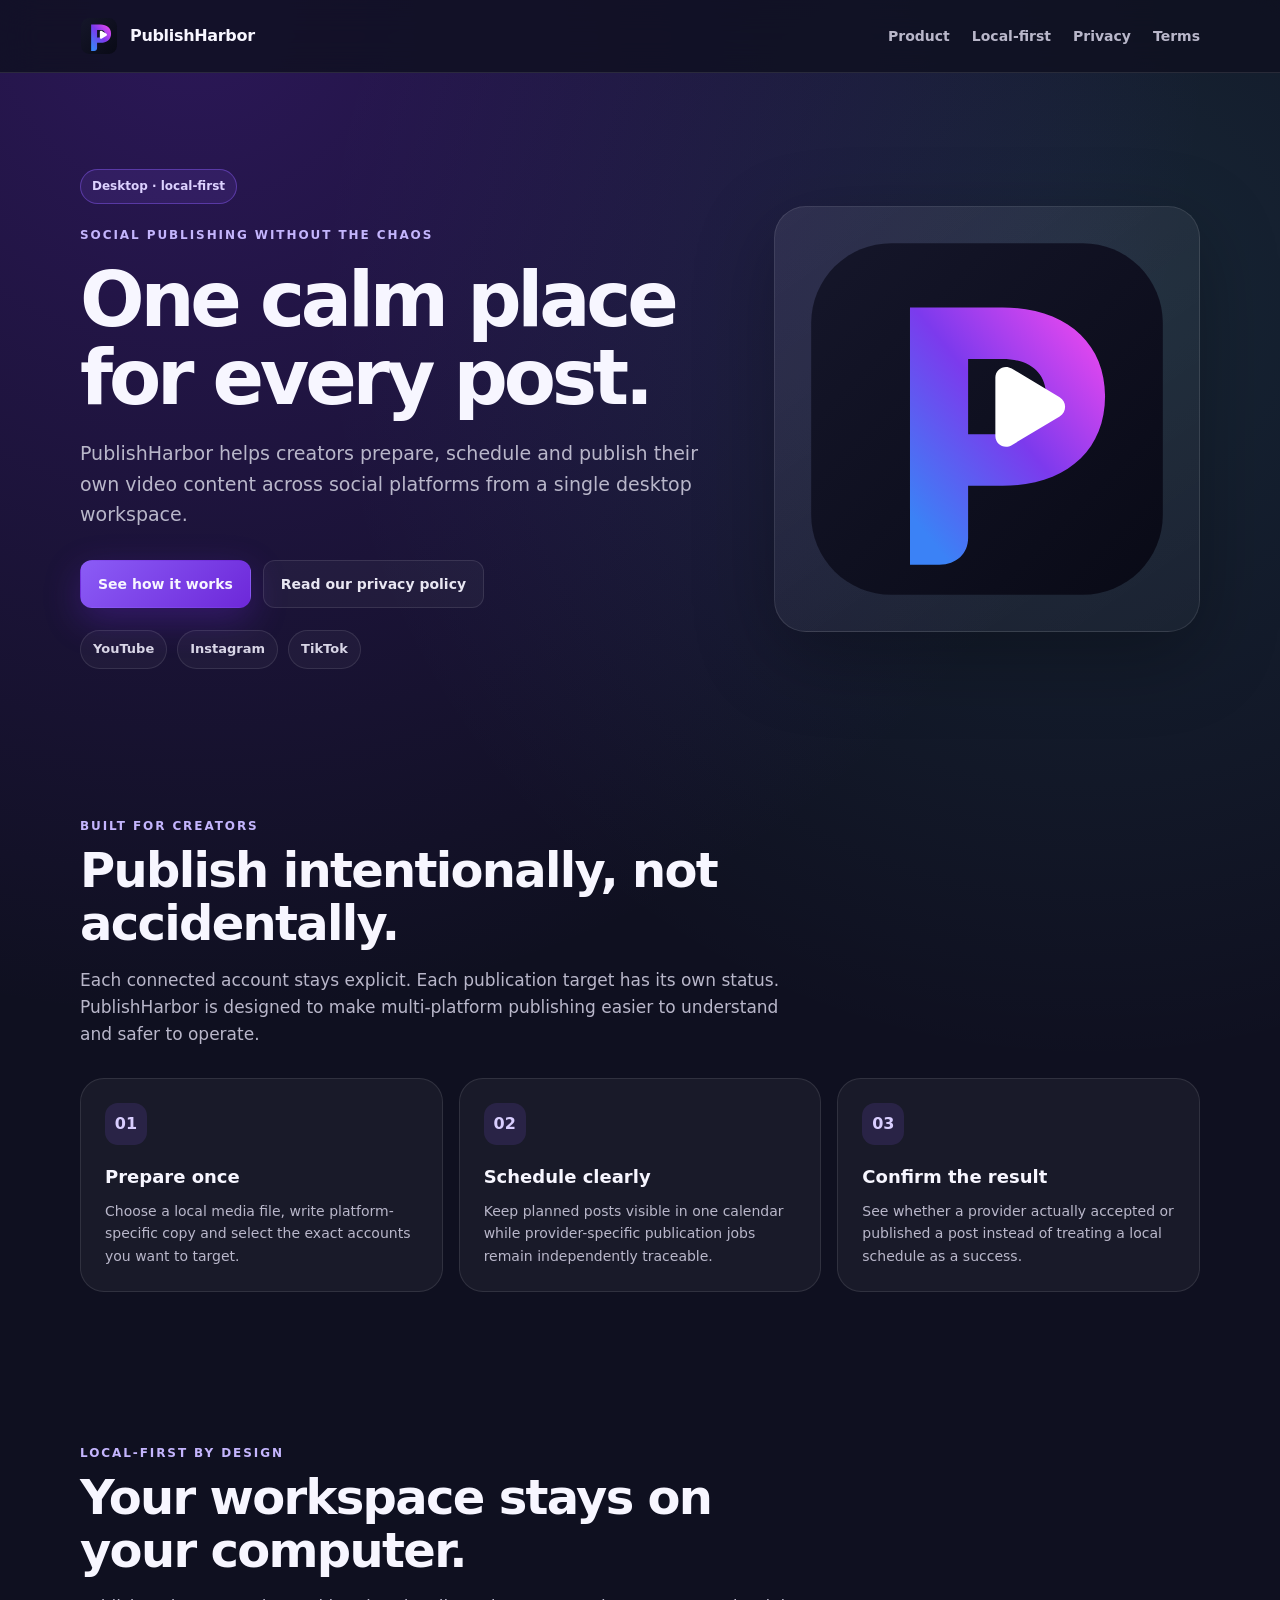
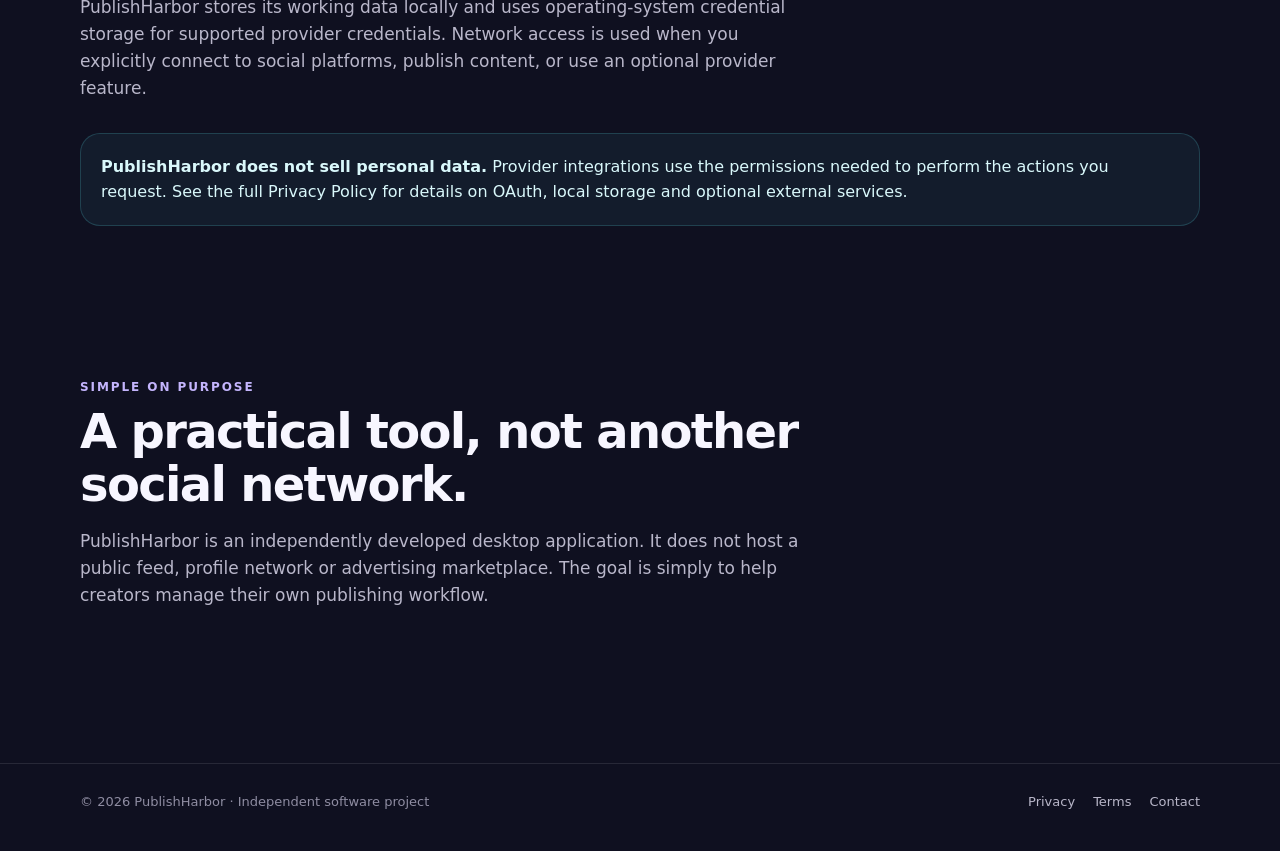
<file: docs/index.html>
<!doctype html><html lang="en"><head>
<meta charset="utf-8"><meta name="viewport" content="width=device-width,initial-scale=1">
<meta name="description" content="PublishHarbor is a local-first desktop workspace for preparing, scheduling and publishing creator video content across social platforms.">
<title>PublishHarbor — Local-first social publishing</title><link rel="icon" href="logo.svg" type="image/svg+xml"><link rel="stylesheet" href="styles.css">
</head><body>
<header><div class="shell nav"><a class="brand" href="./"><img src="logo.svg" alt=""><span>PublishHarbor</span></a>
<nav class="nav-links"><a href="#product">Product</a><a href="#privacy">Local-first</a><a href="privacy/">Privacy</a><a class="keep" href="terms/">Terms</a></nav></div></header>
<main>
<section class="shell hero"><div><span class="pill">Desktop · local-first</span><div class="eyebrow" style="margin-top:22px">Social publishing without the chaos</div>
<h1>One calm place for every post.</h1>
<p>PublishHarbor helps creators prepare, schedule and publish their own video content across social platforms from a single desktop workspace.</p>
<div class="actions"><a class="button primary" href="#product">See how it works</a><a class="button secondary" href="privacy/">Read our privacy policy</a></div>
<div class="networks"><span class="network">YouTube</span><span class="network">Instagram</span><span class="network">TikTok</span></div></div>
<div class="hero-card"><img src="logo.svg" alt="PublishHarbor app icon"></div></section>

<section class="section" id="product"><div class="shell"><div class="section-head"><div class="eyebrow">Built for creators</div>
<h2>Publish intentionally, not accidentally.</h2><p>Each connected account stays explicit. Each publication target has its own status. PublishHarbor is designed to make multi-platform publishing easier to understand and safer to operate.</p></div>
<div class="grid-3">
<div class="card"><div class="icon">01</div><h3>Prepare once</h3><p>Choose a local media file, write platform-specific copy and select the exact accounts you want to target.</p></div>
<div class="card"><div class="icon">02</div><h3>Schedule clearly</h3><p>Keep planned posts visible in one calendar while provider-specific publication jobs remain independently traceable.</p></div>
<div class="card"><div class="icon">03</div><h3>Confirm the result</h3><p>See whether a provider actually accepted or published a post instead of treating a local schedule as a success.</p></div>
</div></div></section>

<section class="section" id="privacy"><div class="shell"><div class="section-head"><div class="eyebrow">Local-first by design</div>
<h2>Your workspace stays on your computer.</h2><p>PublishHarbor stores its working data locally and uses operating-system credential storage for supported provider credentials. Network access is used when you explicitly connect to social platforms, publish content, or use an optional provider feature.</p></div>
<div class="note"><strong>PublishHarbor does not sell personal data.</strong> Provider integrations use the permissions needed to perform the actions you request. See the full Privacy Policy for details on OAuth, local storage and optional external services.</div></div></section>

<section class="section"><div class="shell"><div class="section-head"><div class="eyebrow">Simple on purpose</div>
<h2>A practical tool, not another social network.</h2><p>PublishHarbor is an independently developed desktop application. It does not host a public feed, profile network or advertising marketplace. The goal is simply to help creators manage their own publishing workflow.</p></div></div></section>
</main>
<footer><div class="shell footer"><span>© 2026 PublishHarbor · Independent software project</span><div class="footer-links"><a href="privacy/">Privacy</a><a href="terms/">Terms</a><a href="https://github.com/romainpi-cmyk/publishharbor-site/issues">Contact</a></div></div></footer>
</body></html>
</file>
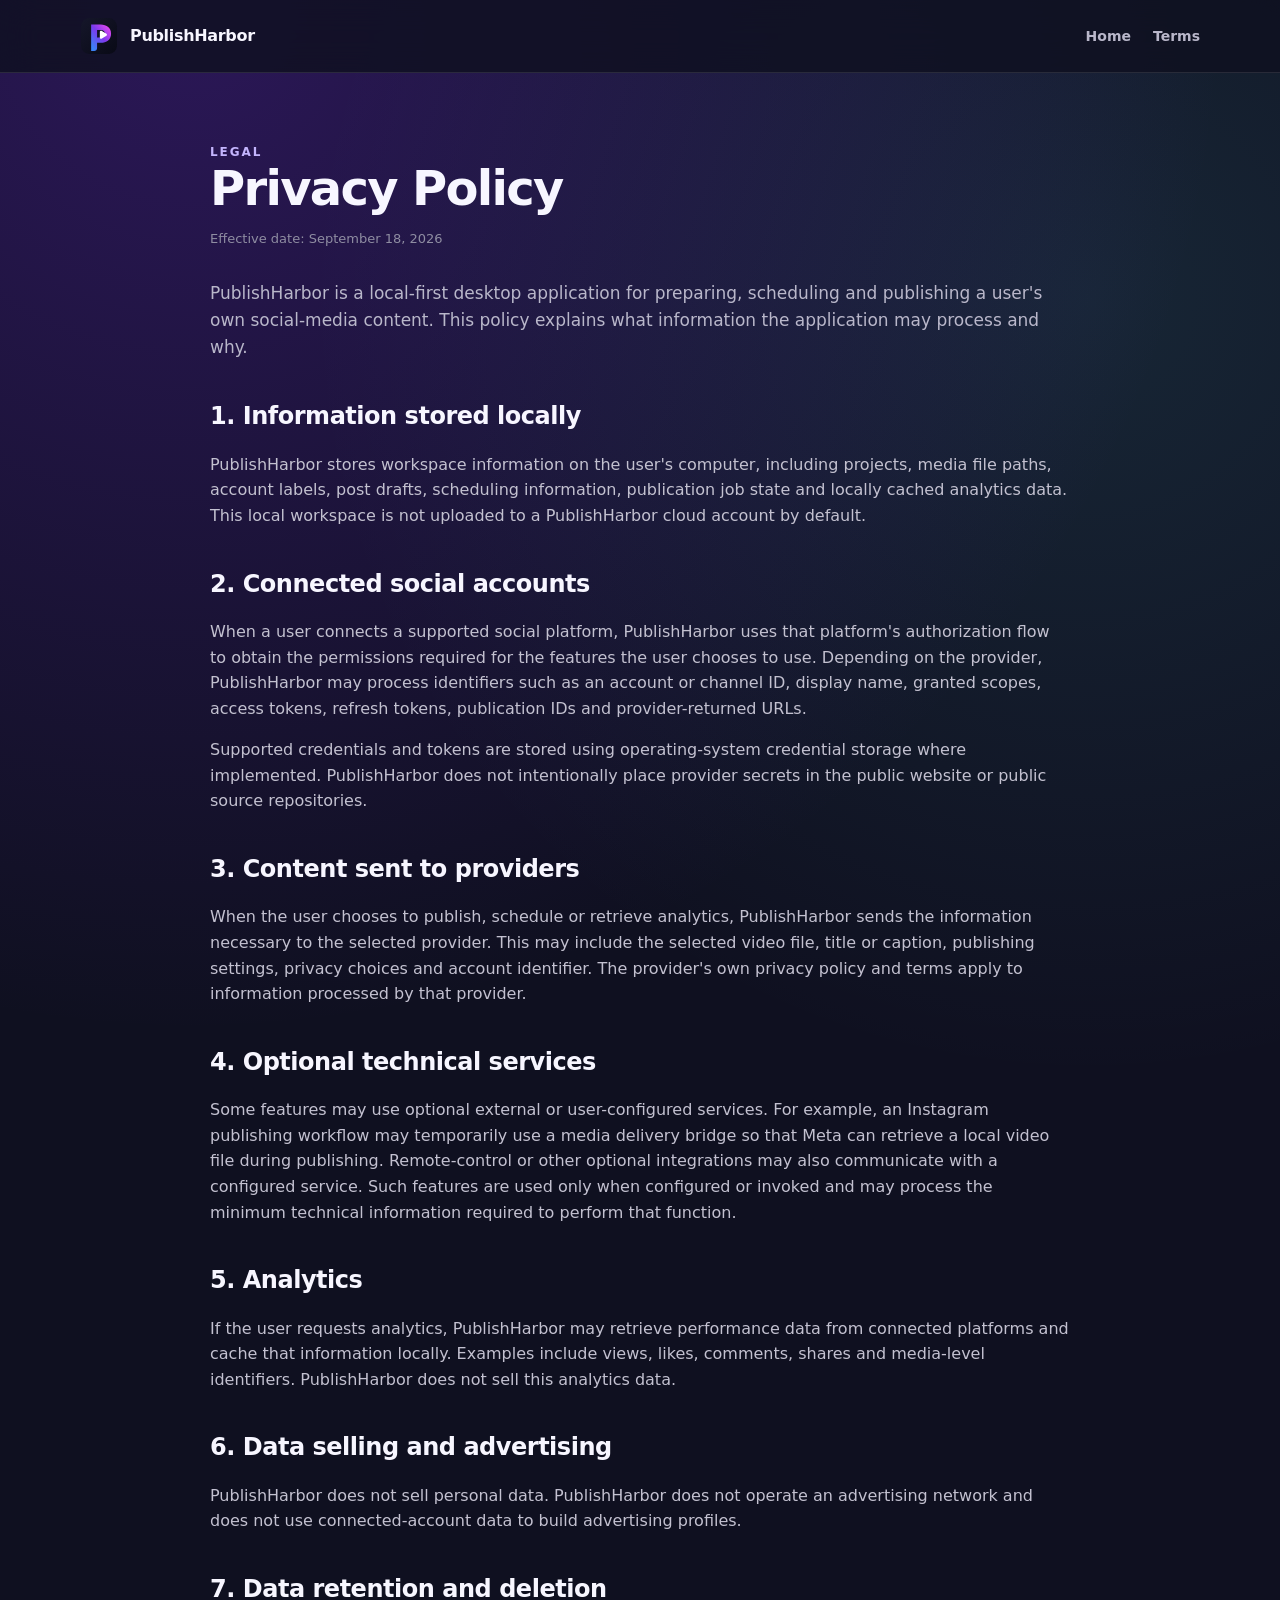
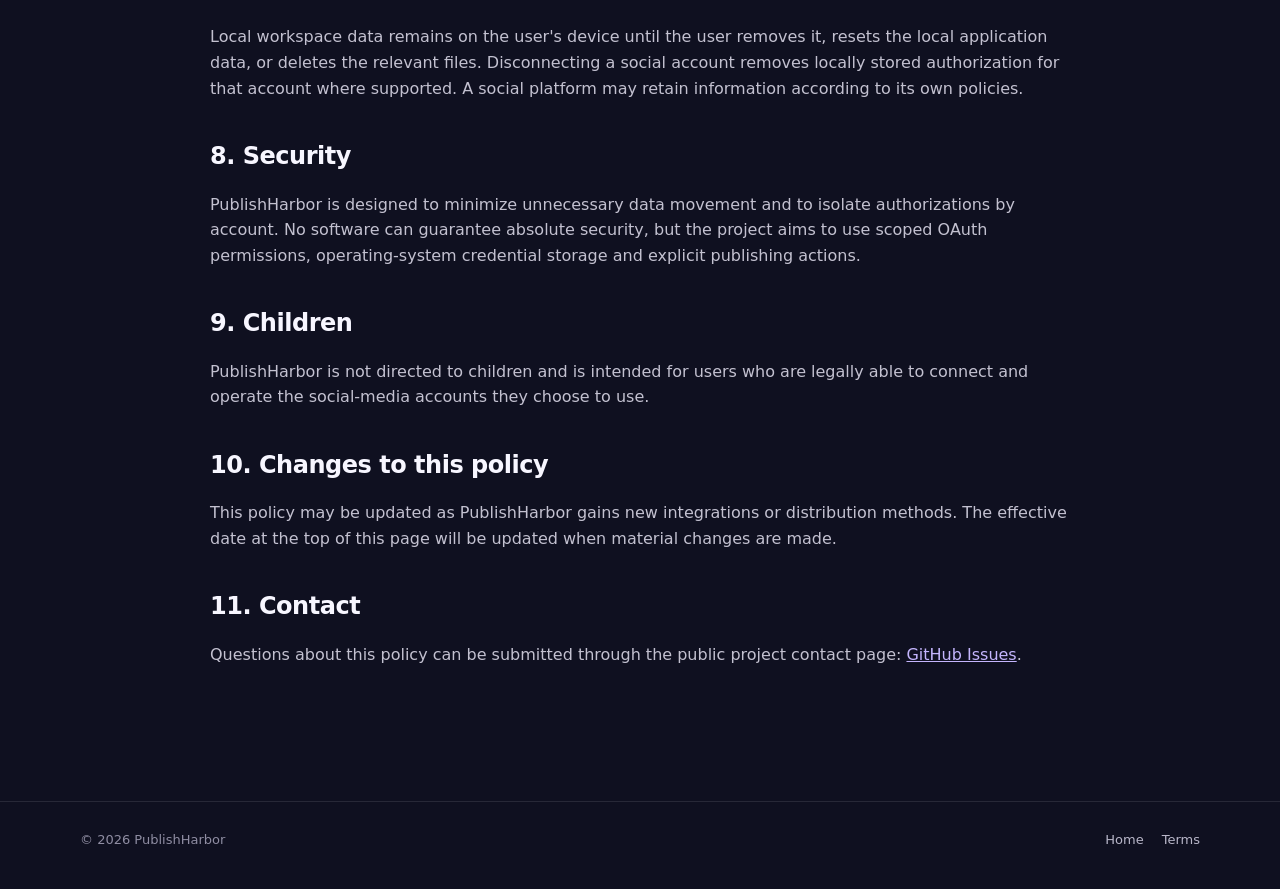
<file: docs/privacy/index.html>
<!doctype html><html lang="en"><head>
<meta charset="utf-8"><meta name="viewport" content="width=device-width,initial-scale=1">
<meta name="description" content="PublishHarbor Privacy Policy"><title>Privacy Policy — PublishHarbor</title>
<link rel="icon" href="../logo.svg" type="image/svg+xml"><link rel="stylesheet" href="../styles.css"></head><body>
<header><div class="shell nav"><a class="brand" href="../"><img src="../logo.svg" alt=""><span>PublishHarbor</span></a>
<nav class="nav-links"><a class="keep" href="../">Home</a><a href="../terms/">Terms</a></nav></div></header>
<main class="legal"><div class="eyebrow">Legal</div><h1>Privacy Policy</h1><div class="meta">Effective date: September 18, 2026</div>
<p class="lead">PublishHarbor is a local-first desktop application for preparing, scheduling and publishing a user's own social-media content. This policy explains what information the application may process and why.</p>

<h2>1. Information stored locally</h2>
<p>PublishHarbor stores workspace information on the user's computer, including projects, media file paths, account labels, post drafts, scheduling information, publication job state and locally cached analytics data. This local workspace is not uploaded to a PublishHarbor cloud account by default.</p>

<h2>2. Connected social accounts</h2>
<p>When a user connects a supported social platform, PublishHarbor uses that platform's authorization flow to obtain the permissions required for the features the user chooses to use. Depending on the provider, PublishHarbor may process identifiers such as an account or channel ID, display name, granted scopes, access tokens, refresh tokens, publication IDs and provider-returned URLs.</p>
<p>Supported credentials and tokens are stored using operating-system credential storage where implemented. PublishHarbor does not intentionally place provider secrets in the public website or public source repositories.</p>

<h2>3. Content sent to providers</h2>
<p>When the user chooses to publish, schedule or retrieve analytics, PublishHarbor sends the information necessary to the selected provider. This may include the selected video file, title or caption, publishing settings, privacy choices and account identifier. The provider's own privacy policy and terms apply to information processed by that provider.</p>

<h2>4. Optional technical services</h2>
<p>Some features may use optional external or user-configured services. For example, an Instagram publishing workflow may temporarily use a media delivery bridge so that Meta can retrieve a local video file during publishing. Remote-control or other optional integrations may also communicate with a configured service. Such features are used only when configured or invoked and may process the minimum technical information required to perform that function.</p>

<h2>5. Analytics</h2>
<p>If the user requests analytics, PublishHarbor may retrieve performance data from connected platforms and cache that information locally. Examples include views, likes, comments, shares and media-level identifiers. PublishHarbor does not sell this analytics data.</p>

<h2>6. Data selling and advertising</h2>
<p>PublishHarbor does not sell personal data. PublishHarbor does not operate an advertising network and does not use connected-account data to build advertising profiles.</p>

<h2>7. Data retention and deletion</h2>
<p>Local workspace data remains on the user's device until the user removes it, resets the local application data, or deletes the relevant files. Disconnecting a social account removes locally stored authorization for that account where supported. A social platform may retain information according to its own policies.</p>

<h2>8. Security</h2>
<p>PublishHarbor is designed to minimize unnecessary data movement and to isolate authorizations by account. No software can guarantee absolute security, but the project aims to use scoped OAuth permissions, operating-system credential storage and explicit publishing actions.</p>

<h2>9. Children</h2>
<p>PublishHarbor is not directed to children and is intended for users who are legally able to connect and operate the social-media accounts they choose to use.</p>

<h2>10. Changes to this policy</h2>
<p>This policy may be updated as PublishHarbor gains new integrations or distribution methods. The effective date at the top of this page will be updated when material changes are made.</p>

<h2>11. Contact</h2>
<p>Questions about this policy can be submitted through the public project contact page: <a href="https://github.com/romainpi-cmyk/publishharbor-site/issues">GitHub Issues</a>.</p>
</main>
<footer><div class="shell footer"><span>© 2026 PublishHarbor</span><div class="footer-links"><a href="../">Home</a><a href="../terms/">Terms</a></div></div></footer>
</body></html>
</file>
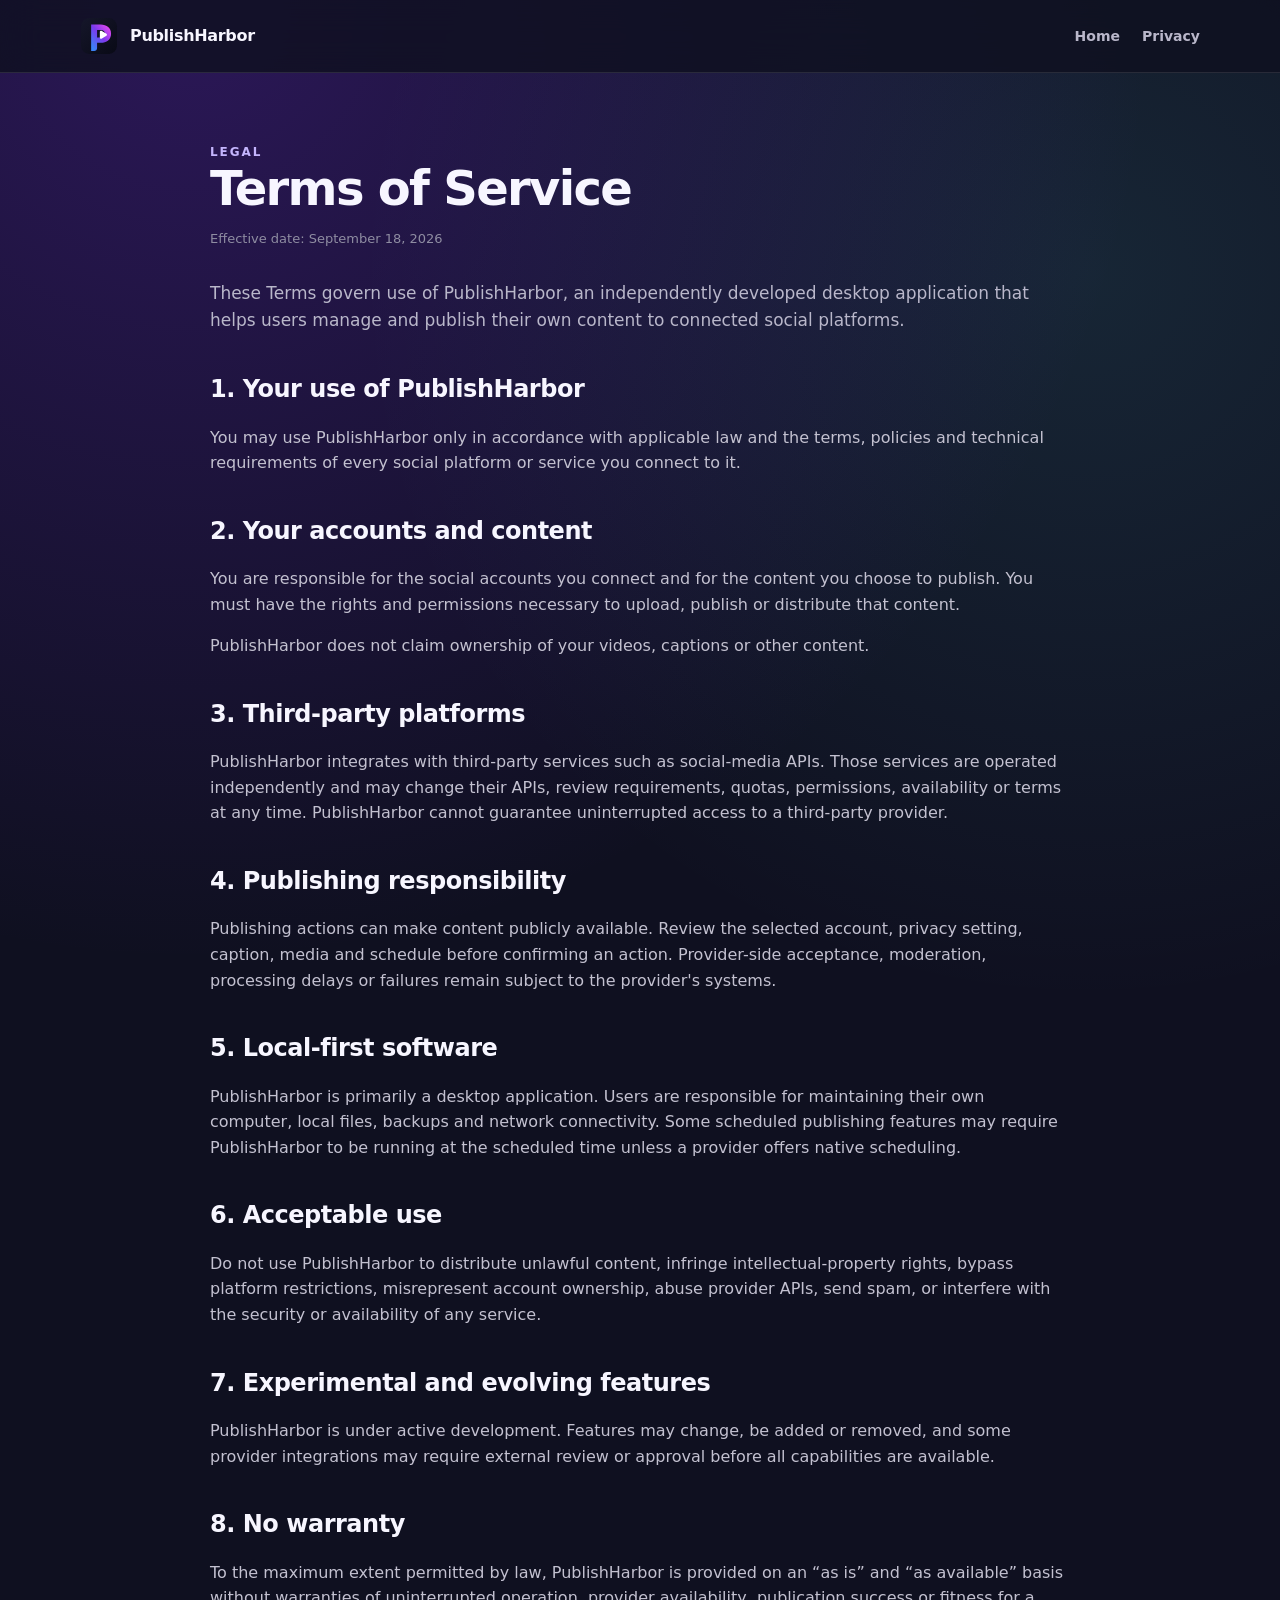
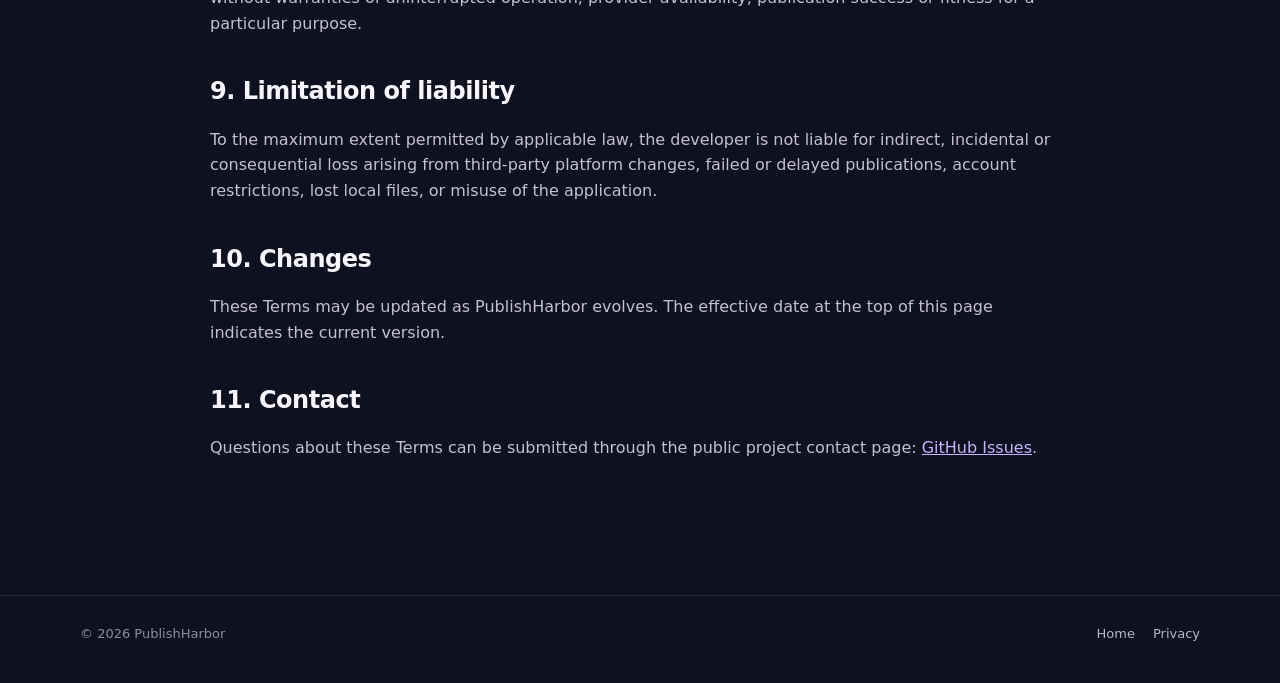
<file: docs/terms/index.html>
<!doctype html><html lang="en"><head>
<meta charset="utf-8"><meta name="viewport" content="width=device-width,initial-scale=1">
<meta name="description" content="PublishHarbor Terms of Service"><title>Terms of Service — PublishHarbor</title>
<link rel="icon" href="../logo.svg" type="image/svg+xml"><link rel="stylesheet" href="../styles.css"></head><body>
<header><div class="shell nav"><a class="brand" href="../"><img src="../logo.svg" alt=""><span>PublishHarbor</span></a>
<nav class="nav-links"><a class="keep" href="../">Home</a><a href="../privacy/">Privacy</a></nav></div></header>
<main class="legal"><div class="eyebrow">Legal</div><h1>Terms of Service</h1><div class="meta">Effective date: September 18, 2026</div>
<p class="lead">These Terms govern use of PublishHarbor, an independently developed desktop application that helps users manage and publish their own content to connected social platforms.</p>

<h2>1. Your use of PublishHarbor</h2>
<p>You may use PublishHarbor only in accordance with applicable law and the terms, policies and technical requirements of every social platform or service you connect to it.</p>

<h2>2. Your accounts and content</h2>
<p>You are responsible for the social accounts you connect and for the content you choose to publish. You must have the rights and permissions necessary to upload, publish or distribute that content.</p>
<p>PublishHarbor does not claim ownership of your videos, captions or other content.</p>

<h2>3. Third-party platforms</h2>
<p>PublishHarbor integrates with third-party services such as social-media APIs. Those services are operated independently and may change their APIs, review requirements, quotas, permissions, availability or terms at any time. PublishHarbor cannot guarantee uninterrupted access to a third-party provider.</p>

<h2>4. Publishing responsibility</h2>
<p>Publishing actions can make content publicly available. Review the selected account, privacy setting, caption, media and schedule before confirming an action. Provider-side acceptance, moderation, processing delays or failures remain subject to the provider's systems.</p>

<h2>5. Local-first software</h2>
<p>PublishHarbor is primarily a desktop application. Users are responsible for maintaining their own computer, local files, backups and network connectivity. Some scheduled publishing features may require PublishHarbor to be running at the scheduled time unless a provider offers native scheduling.</p>

<h2>6. Acceptable use</h2>
<p>Do not use PublishHarbor to distribute unlawful content, infringe intellectual-property rights, bypass platform restrictions, misrepresent account ownership, abuse provider APIs, send spam, or interfere with the security or availability of any service.</p>

<h2>7. Experimental and evolving features</h2>
<p>PublishHarbor is under active development. Features may change, be added or removed, and some provider integrations may require external review or approval before all capabilities are available.</p>

<h2>8. No warranty</h2>
<p>To the maximum extent permitted by law, PublishHarbor is provided on an “as is” and “as available” basis without warranties of uninterrupted operation, provider availability, publication success or fitness for a particular purpose.</p>

<h2>9. Limitation of liability</h2>
<p>To the maximum extent permitted by applicable law, the developer is not liable for indirect, incidental or consequential loss arising from third-party platform changes, failed or delayed publications, account restrictions, lost local files, or misuse of the application.</p>

<h2>10. Changes</h2>
<p>These Terms may be updated as PublishHarbor evolves. The effective date at the top of this page indicates the current version.</p>

<h2>11. Contact</h2>
<p>Questions about these Terms can be submitted through the public project contact page: <a href="https://github.com/romainpi-cmyk/publishharbor-site/issues">GitHub Issues</a>.</p>
</main>
<footer><div class="shell footer"><span>© 2026 PublishHarbor</span><div class="footer-links"><a href="../">Home</a><a href="../privacy/">Privacy</a></div></div></footer>
</body></html>
</file>
<file: docs/styles.css>
:root{
  --bg:#0f1020;--surface:#17182c;--surface-2:#1f2140;--text:#f7f6ff;--muted:#b9b7ca;
  --purple:#8b5cf6;--violet:#6d28d9;--cyan:#5ee7f2;--line:rgba(255,255,255,.10);
  --shadow:0 24px 80px rgba(0,0,0,.28);--radius:24px
}
*{box-sizing:border-box}
html{scroll-behavior:smooth}
body{margin:0;font-family:Inter,ui-sans-serif,system-ui,-apple-system,BlinkMacSystemFont,"Segoe UI",sans-serif;background:
radial-gradient(circle at 15% 0%,rgba(109,40,217,.30),transparent 38%),
radial-gradient(circle at 85% 12%,rgba(94,231,242,.10),transparent 32%),var(--bg);color:var(--text);line-height:1.6}
a{color:inherit}
.shell{width:min(1120px,calc(100% - 36px));margin:auto}
header{position:sticky;top:0;z-index:20;background:rgba(15,16,32,.82);backdrop-filter:blur(18px);border-bottom:1px solid var(--line)}
.nav{min-height:72px;display:flex;align-items:center;justify-content:space-between;gap:20px}
.brand{display:flex;align-items:center;gap:12px;text-decoration:none;font-weight:800;letter-spacing:-.02em}
.brand img{width:38px;height:38px}
.nav-links{display:flex;gap:22px;align-items:center}
.nav-links a{text-decoration:none;color:var(--muted);font-size:14px;font-weight:650}
.nav-links a:hover{color:#fff}
.pill{display:inline-flex;align-items:center;gap:8px;border:1px solid rgba(139,92,246,.45);background:rgba(139,92,246,.12);color:#ddd2ff;border-radius:999px;padding:7px 11px;font-size:12px;font-weight:750}
.hero{padding:96px 0 72px;display:grid;grid-template-columns:1.2fr .8fr;gap:56px;align-items:center}
.eyebrow{color:#c4b5fd;font-size:12px;text-transform:uppercase;letter-spacing:.16em;font-weight:800}
h1{font-size:clamp(46px,6vw,76px);line-height:1.02;margin:16px 0 22px;letter-spacing:-.055em}
.hero p{font-size:19px;color:var(--muted);max-width:690px;margin:0}
.actions{display:flex;flex-wrap:wrap;gap:12px;margin-top:30px}
.button{display:inline-flex;align-items:center;justify-content:center;text-decoration:none;padding:12px 17px;border-radius:12px;font-weight:800;font-size:14px;border:1px solid var(--line)}
.button.primary{background:linear-gradient(135deg,var(--purple),var(--violet));border-color:transparent;box-shadow:0 12px 36px rgba(109,40,217,.32)}
.button.secondary{background:rgba(255,255,255,.04);color:#e8e6f2}
.hero-card{background:linear-gradient(145deg,rgba(255,255,255,.08),rgba(255,255,255,.03));border:1px solid var(--line);border-radius:32px;padding:26px;box-shadow:var(--shadow)}
.hero-card img{display:block;width:100%;border-radius:22px}
.section{padding:76px 0}
.section-head{max-width:720px;margin-bottom:30px}
.section h2,.legal h1{font-size:clamp(32px,4vw,48px);line-height:1.1;letter-spacing:-.035em;margin:8px 0 14px}
.section-head p,.legal .lead{color:var(--muted);font-size:17px}
.grid-3{display:grid;grid-template-columns:repeat(3,1fr);gap:16px}
.card{background:rgba(255,255,255,.045);border:1px solid var(--line);border-radius:var(--radius);padding:24px}
.card .icon{width:42px;height:42px;display:grid;place-items:center;border-radius:13px;background:rgba(139,92,246,.14);color:#d9ceff;font-weight:900;margin-bottom:18px}
.card h3{margin:0 0 8px;font-size:18px}
.card p{margin:0;color:var(--muted);font-size:14px}
.networks{display:flex;flex-wrap:wrap;gap:10px;margin-top:22px}
.network{padding:8px 12px;border-radius:999px;border:1px solid var(--line);color:#d8d5e6;background:rgba(255,255,255,.035);font-size:13px;font-weight:750}
.note{border:1px solid rgba(94,231,242,.18);background:rgba(94,231,242,.055);border-radius:20px;padding:20px;color:#d9f8fb}
footer{border-top:1px solid var(--line);margin-top:48px}
.footer{padding:28px 0 38px;display:flex;align-items:center;justify-content:space-between;gap:24px;color:#8f8da2;font-size:13px}
.footer-links{display:flex;gap:18px;flex-wrap:wrap}
.footer a{text-decoration:none;color:#b8b6c8}
.legal{width:min(860px,calc(100% - 36px));margin:auto;padding:70px 0}
.legal h1{margin-top:0}
.legal h2{font-size:24px;margin:36px 0 10px;letter-spacing:-.02em}
.legal h3{font-size:17px;margin:24px 0 8px}
.legal p,.legal li{color:#c3c1d0}
.legal ul{padding-left:22px}
.legal .meta{color:#8f8da2;font-size:13px;margin-bottom:30px}
.legal a{color:#c4b5fd}
@media(max-width:820px){
  .hero{grid-template-columns:1fr;padding-top:64px}.hero-card{max-width:420px}.grid-3{grid-template-columns:1fr}
  .nav-links a:not(.keep){display:none}.section{padding:58px 0}
}
@media(max-width:560px){
  .shell{width:min(100% - 24px,1120px)}.hero{gap:32px;padding-top:48px}.actions{display:grid}.button{width:100%}
  .footer{align-items:flex-start;flex-direction:column}.brand span{font-size:15px}
}
</file>
